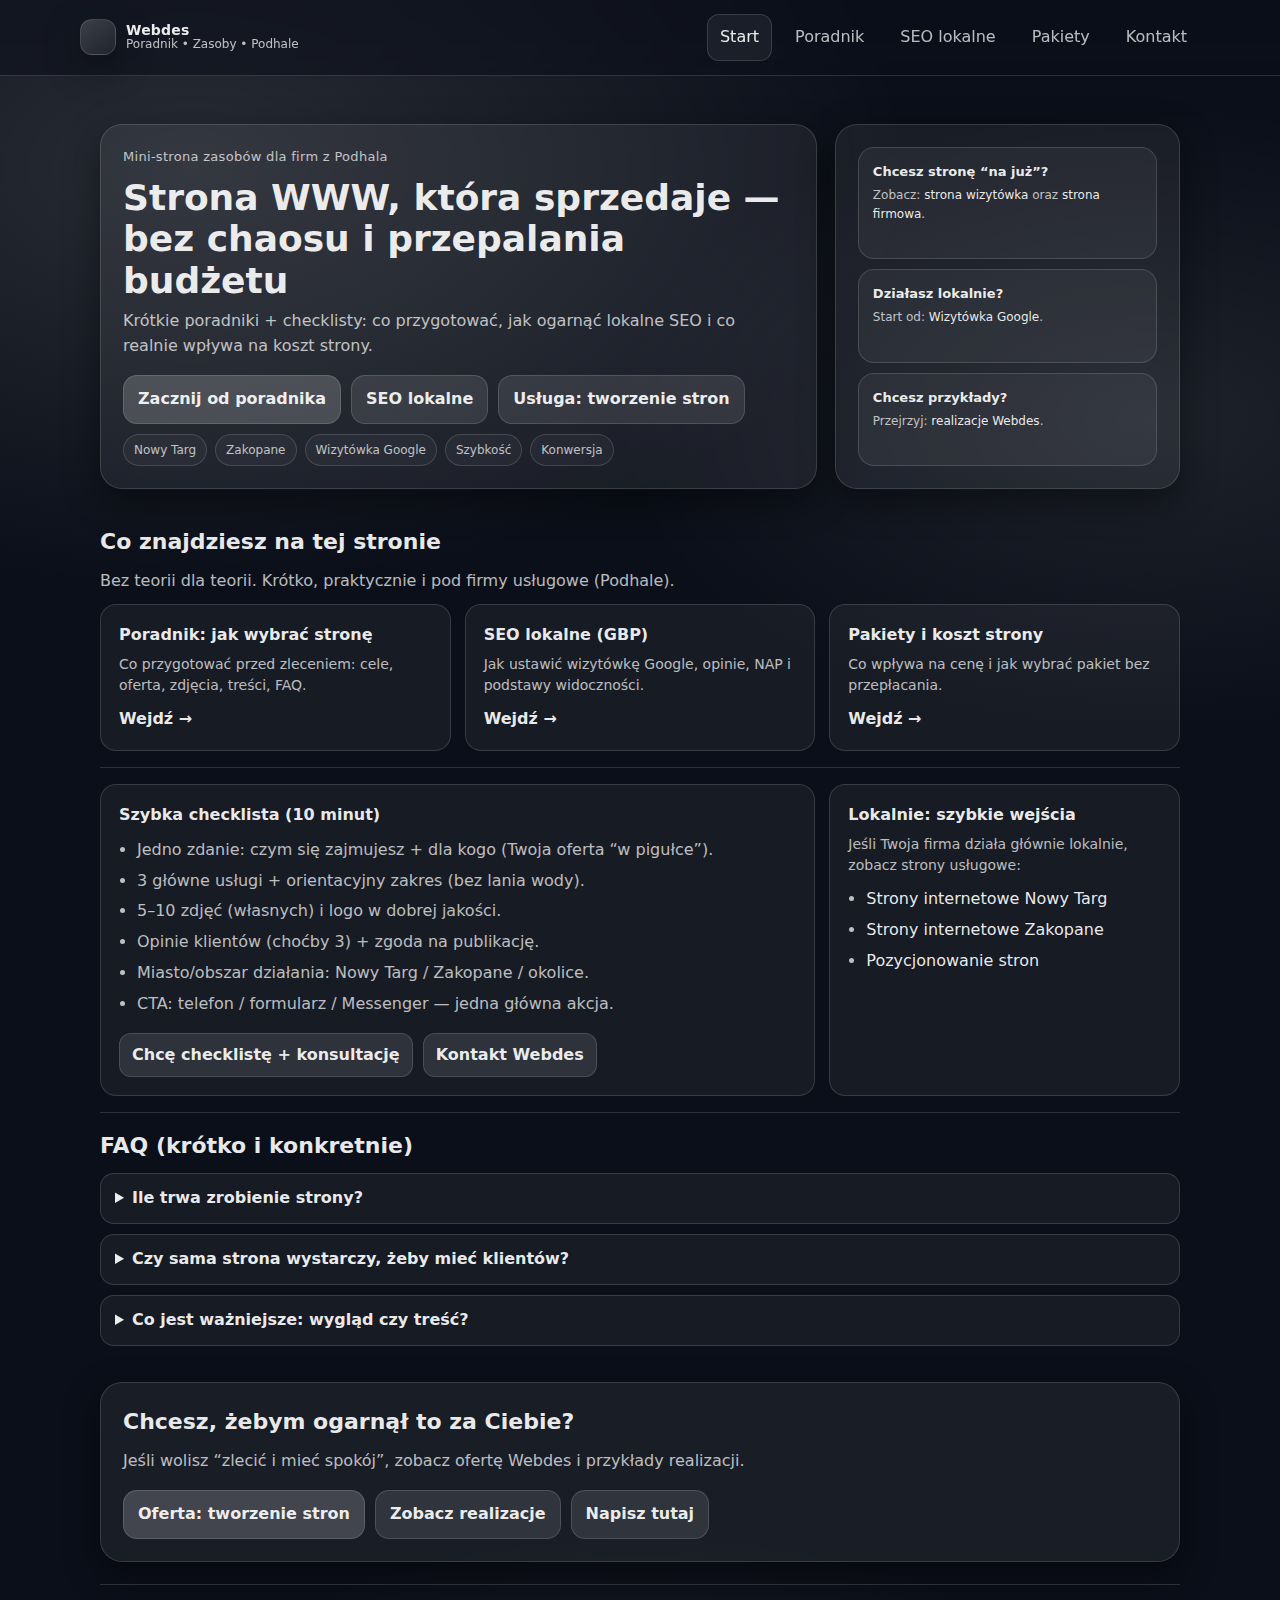
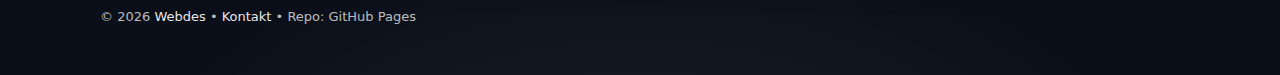
<file: index.html>
<!doctype html>
<html lang="pl">
<head>
  <meta charset="utf-8">
  <meta name="viewport" content="width=device-width,initial-scale=1">
  <title>Strony WWW Podhale – poradnik i checklisty | Webdes</title>
  <meta name="description" content="Mini-poradnik dla firm z Nowego Targu i Zakopanego: jak wybrać stronę WWW, lokalne SEO i co wpływa na koszt. Checklisty + praktyczne linki.">
  <link rel="stylesheet" href="assets/style.css">
  <link rel="canonical" href="https://rayu29.github.io/webdes-resources/">
  <meta name="robots" content="index,follow">

  <script type="application/ld+json">
  {
    "@context":"https://schema.org",
    "@type":"WebSite",
    "name":"Webdes – Zasoby i poradniki",
    "url":"https://rayu29.github.io/webdes-resources/",
    "inLanguage":"pl-PL",
    "publisher":{
      "@type":"Organization",
      "name":"Webdes",
      "url":"https://webdes.pl/"
    }
  }
  </script>
</head>
<body>
<a class="skip-link" href="#content">Przejdź do treści</a>

<header class="header">
  <div class="container header-inner">
    <a class="brand" href="index.html" aria-label="Strona główna">
      <span class="brand-badge" aria-hidden="true"></span>
      <span class="brand-text">
        <strong>Webdes</strong>
        <span>Poradnik • Zasoby • Podhale</span>
      </span>
    </a>

    <button class="menu-btn" data-menu-btn aria-expanded="false" aria-controls="nav">Menu</button>

    <nav id="nav" class="nav" data-nav>
      <a href="index.html" aria-current="page">Start</a>
      <a href="poradnik-strona-www.html">Poradnik</a>
      <a href="seo-lokalne.html">SEO lokalne</a>
      <a href="cennik-i-pakiety.html">Pakiety</a>
      <a href="kontakt.html">Kontakt</a>
    </nav>
  </div>
</header>

<main id="content">
  <section class="hero">
    <div class="container hero-grid">
      <div class="card card-pad">
        <div class="kicker">Mini-strona zasobów dla firm z Podhala</div>
        <h1>Strona WWW, która sprzedaje — bez chaosu i przepalania budżetu</h1>
        <p class="lead">
          Krótkie poradniki + checklisty: co przygotować, jak ogarnąć lokalne SEO i co realnie wpływa na koszt strony.
        </p>

        <div class="cta-row">
          <a class="btn primary" href="poradnik-strona-www.html">Zacznij od poradnika</a>
          <a class="btn" href="seo-lokalne.html">SEO lokalne</a>
          <a class="btn" href="https://webdes.pl/tworzenie-stron-internetowych/?utm_source=github&utm_medium=referral&utm_campaign=webdes-resources" target="_blank" rel="noopener noreferrer">
            Usługa: tworzenie stron
          </a>
        </div>

        <div class="badges">
          <span class="badge">Nowy Targ</span>
          <span class="badge">Zakopane</span>
          <span class="badge">Wizytówka Google</span>
          <span class="badge">Szybkość</span>
          <span class="badge">Konwersja</span>
        </div>
      </div>

      <aside class="card card-pad meta" aria-label="Skróty">
        <div class="mini">
          <strong>Chcesz stronę “na już”?</strong>
          <span>Zobacz: <a href="https://webdes.pl/strona-wizytowka/?utm_source=github&utm_medium=referral&utm_campaign=webdes-resources" target="_blank" rel="noopener noreferrer">strona wizytówka</a> oraz <a href="https://webdes.pl/strona-firmowa/?utm_source=github&utm_medium=referral&utm_campaign=webdes-resources" target="_blank" rel="noopener noreferrer">strona firmowa</a>.</span>
        </div>
        <div class="mini">
          <strong>Działasz lokalnie?</strong>
          <span>Start od: <a href="https://webdes.pl/wizytowka-google/?utm_source=github&utm_medium=referral&utm_campaign=webdes-resources" target="_blank" rel="noopener noreferrer">Wizytówka Google</a>.</span>
        </div>
        <div class="mini">
          <strong>Chcesz przykłady?</strong>
          <span>Przejrzyj: <a href="https://webdes.pl/realizacje/?utm_source=github&utm_medium=referral&utm_campaign=webdes-resources" target="_blank" rel="noopener noreferrer">realizacje Webdes</a>.</span>
        </div>
      </aside>
    </div>
  </section>

  <section class="section">
    <div class="container">
      <h2>Co znajdziesz na tej stronie</h2>
      <p>Bez teorii dla teorii. Krótko, praktycznie i pod firmy usługowe (Podhale).</p>

      <div class="grid">
        <div class="col-4">
          <div class="tile">
            <h3>Poradnik: jak wybrać stronę</h3>
            <p>Co przygotować przed zleceniem: cele, oferta, zdjęcia, treści, FAQ.</p>
            <a class="inline" href="poradnik-strona-www.html">Wejdź →</a>
          </div>
        </div>
        <div class="col-4">
          <div class="tile">
            <h3>SEO lokalne (GBP)</h3>
            <p>Jak ustawić wizytówkę Google, opinie, NAP i podstawy widoczności.</p>
            <a class="inline" href="seo-lokalne.html">Wejdź →</a>
          </div>
        </div>
        <div class="col-4">
          <div class="tile">
            <h3>Pakiety i koszt strony</h3>
            <p>Co wpływa na cenę i jak wybrać pakiet bez przepłacania.</p>
            <a class="inline" href="cennik-i-pakiety.html">Wejdź →</a>
          </div>
        </div>
      </div>

      <div class="hr"></div>

      <div class="grid">
        <div class="col-8">
          <div class="tile">
            <h3>Szybka checklista (10 minut)</h3>
            <ul class="list">
              <li>Jedno zdanie: czym się zajmujesz + dla kogo (Twoja oferta “w pigułce”).</li>
              <li>3 główne usługi + orientacyjny zakres (bez lania wody).</li>
              <li>5–10 zdjęć (własnych) i logo w dobrej jakości.</li>
              <li>Opinie klientów (choćby 3) + zgoda na publikację.</li>
              <li>Miasto/obszar działania: Nowy Targ / Zakopane / okolice.</li>
              <li>CTA: telefon / formularz / Messenger — jedna główna akcja.</li>
            </ul>
            <div class="cta-row">
              <a class="btn small" href="kontakt.html">Chcę checklistę + konsultację</a>
              <a class="btn small" href="https://webdes.pl/kontakt/?utm_source=github&utm_medium=referral&utm_campaign=webdes-resources" target="_blank" rel="noopener noreferrer">Kontakt Webdes</a>
            </div>
          </div>
        </div>
        <div class="col-4">
          <div class="tile">
            <h3>Lokalnie: szybkie wejścia</h3>
            <p>Jeśli Twoja firma działa głównie lokalnie, zobacz strony usługowe:</p>
            <ul class="list">
              <li><a href="https://webdes.pl/strony-internetowe-nowy-targ/?utm_source=github&utm_medium=referral&utm_campaign=webdes-resources" target="_blank" rel="noopener noreferrer">Strony internetowe Nowy Targ</a></li>
              <li><a href="https://webdes.pl/strony-internetowe-zakopane/?utm_source=github&utm_medium=referral&utm_campaign=webdes-resources" target="_blank" rel="noopener noreferrer">Strony internetowe Zakopane</a></li>
              <li><a href="https://webdes.pl/pozycjonowanie-stron/?utm_source=github&utm_medium=referral&utm_campaign=webdes-resources" target="_blank" rel="noopener noreferrer">Pozycjonowanie stron</a></li>
            </ul>
          </div>
        </div>
      </div>

      <div class="hr"></div>

      <h2>FAQ (krótko i konkretnie)</h2>
      <div class="faq" data-faq>
        <details>
          <summary>Ile trwa zrobienie strony?</summary>
          <p>Zależy od treści i zakresu. Najczęściej najszybciej idzie, gdy masz przygotowane: ofertę, zdjęcia, logo i kontakt. Jeśli chcesz, zobacz usługę: <a href="https://webdes.pl/tworzenie-stron-internetowych/?utm_source=github&utm_medium=referral&utm_campaign=webdes-resources" target="_blank" rel="noopener noreferrer">tworzenie stron internetowych</a>.</p>
        </details>
        <details>
          <summary>Czy sama strona wystarczy, żeby mieć klientów?</summary>
          <p>Najczęściej nie. Potrzebujesz podstaw: wizytówka Google, opinie, sensowne treści + szybka strona. Start od: <a href="seo-lokalne.html">SEO lokalne</a> i <a href="https://webdes.pl/wizytowka-google/?utm_source=github&utm_medium=referral&utm_campaign=webdes-resources" target="_blank" rel="noopener noreferrer">Wizytówka Google</a>.</p>
        </details>
        <details>
          <summary>Co jest ważniejsze: wygląd czy treść?</summary>
          <p>Wygląd przyciąga, ale treść sprzedaje. Strona musi jasno mówić: co robisz, dla kogo, jak zamówić. Zobacz: <a href="poradnik-strona-www.html">poradnik przygotowania treści</a>.</p>
        </details>
      </div>
    </div>
  </section>

  <section class="section">
    <div class="container">
      <div class="card card-pad">
        <h2>Chcesz, żebym ogarnął to za Ciebie?</h2>
        <p>Jeśli wolisz “zlecić i mieć spokój”, zobacz ofertę Webdes i przykłady realizacji.</p>
        <div class="cta-row">
          <a class="btn primary" href="https://webdes.pl/tworzenie-stron-internetowych/?utm_source=github&utm_medium=referral&utm_campaign=webdes-resources" target="_blank" rel="noopener noreferrer">Oferta: tworzenie stron</a>
          <a class="btn" href="https://webdes.pl/realizacje/?utm_source=github&utm_medium=referral&utm_campaign=webdes-resources" target="_blank" rel="noopener noreferrer">Zobacz realizacje</a>
          <a class="btn" href="kontakt.html">Napisz tutaj</a>
        </div>
      </div>

      <footer class="footer">
        <div>
  © <span id="y"></span>
  <a href="https://webdes.pl/"
     target="_blank" rel="noopener noreferrer">Webdes</a>
  • <a href="https://webdes.pl/kontakt/"
       target="_blank" rel="noopener noreferrer">Kontakt</a>
  • Repo: GitHub Pages
</div>
      </footer>
    </div>
  </section>
</main>

<script src="assets/script.js" defer></script>
<script>
  document.getElementById('y').textContent = new Date().getFullYear();
</script>
</body>
</html>
</file>
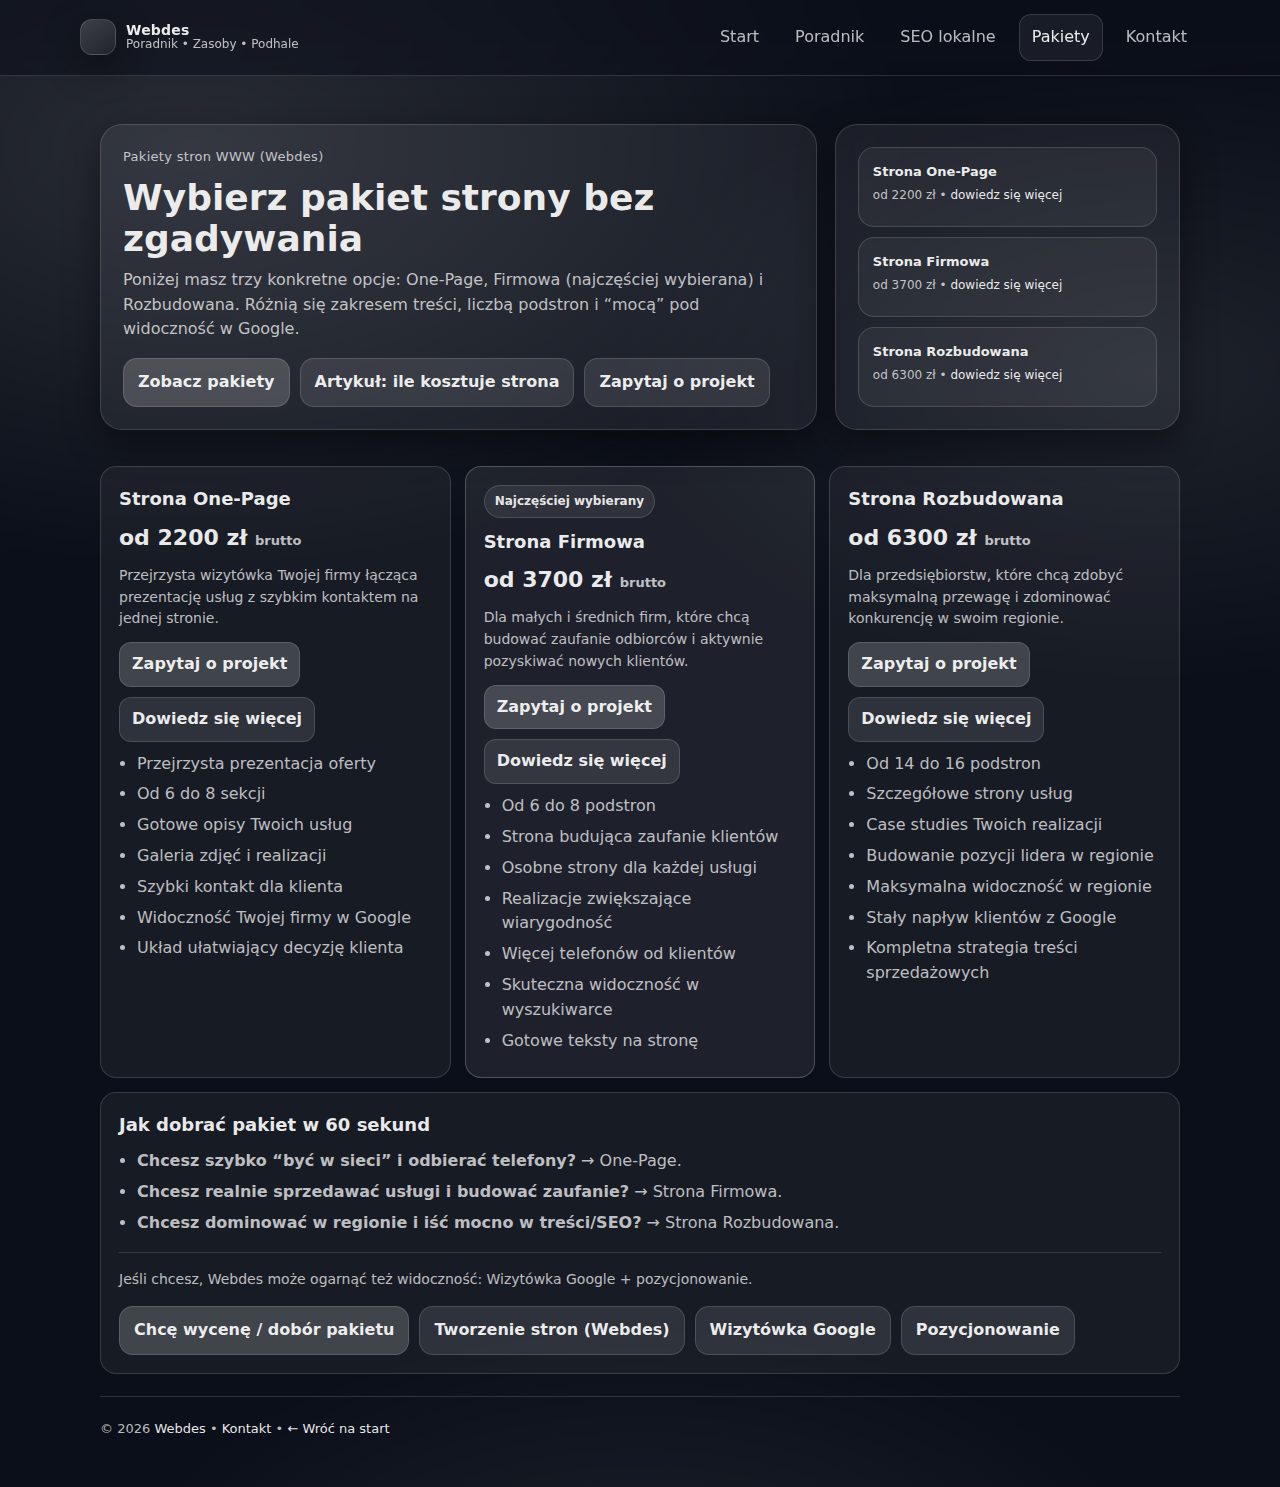
<file: cennik-i-pakiety.html>
<!doctype html>
<html lang="pl">
<head>
  <meta charset="utf-8">
  <meta name="viewport" content="width=device-width,initial-scale=1">
  <title>Cennik stron WWW: One-Page, Firmowa, Rozbudowana | Webdes</title>
  <meta name="description" content="Pakiety stron WWW Webdes: Strona One-Page od 2200 zł, Strona Firmowa od 3700 zł (najczęściej wybierana), Strona Rozbudowana od 6300 zł. Porównanie i zakres.">
  <link rel="stylesheet" href="assets/style.css">
  <link rel="canonical" href="https://rayu29.github.io/webdes-resources/cennik-i-pakiety.html">
  <meta name="robots" content="index,follow">

  <!-- Mały dodatek tylko do tej strony (ceny/oznaczenia) -->
  <style>
    .price{font-size:22px;font-weight:800;margin:8px 0 10px}
    .price small{font-size:13px;color:rgba(255,255,255,.72);font-weight:600}
    .pill{
      display:inline-flex;align-items:center;gap:8px;
      padding:6px 10px;border-radius:999px;
      border:1px solid rgba(255,255,255,.14);
      background: rgba(255,255,255,.08);
      color: rgba(255,255,255,.9);
      font-size:12px;font-weight:700;
      margin-bottom:10px;
    }
    .tile.featured{
      background: rgba(255,255,255,.08);
      border-color: rgba(255,255,255,.22);
    }
  </style>
</head>
<body>
<a class="skip-link" href="#content">Przejdź do treści</a>

<header class="header">
  <div class="container header-inner">
    <a class="brand" href="index.html" aria-label="Strona główna">
      <span class="brand-badge" aria-hidden="true"></span>
      <span class="brand-text"><strong>Webdes</strong><span>Poradnik • Zasoby • Podhale</span></span>
    </a>

    <button class="menu-btn" data-menu-btn aria-expanded="false" aria-controls="nav">Menu</button>

    <nav id="nav" class="nav" data-nav>
      <a href="index.html">Start</a>
      <a href="poradnik-strona-www.html">Poradnik</a>
      <a href="seo-lokalne.html">SEO lokalne</a>
      <a href="cennik-i-pakiety.html" aria-current="page">Pakiety</a>
      <a href="kontakt.html">Kontakt</a>
    </nav>
  </div>
</header>

<main id="content">
  <section class="hero">
    <div class="container hero-grid">
      <div class="card card-pad">
        <div class="kicker">Pakiety stron WWW (Webdes)</div>
        <h1>Wybierz pakiet strony bez zgadywania</h1>
        <p class="lead">
          Poniżej masz trzy konkretne opcje: One-Page, Firmowa (najczęściej wybierana) i Rozbudowana.
          Różnią się zakresem treści, liczbą podstron i “mocą” pod widoczność w Google.
        </p>

        <div class="cta-row">
          <a class="btn primary" href="#pakiety">Zobacz pakiety</a>
          <a class="btn" href="https://webdes.pl/ile-kosztuje-strona-internetowa-nowy-targ/?utm_source=github&utm_medium=referral&utm_campaign=webdes-resources"
             target="_blank" rel="noopener noreferrer">Artykuł: ile kosztuje strona</a>
          <a class="btn" href="https://webdes.pl/kontakt/?utm_source=github&utm_medium=referral&utm_campaign=webdes-resources"
             target="_blank" rel="noopener noreferrer">Zapytaj o projekt</a>
        </div>
      </div>

      <aside class="card card-pad meta">
        <div class="mini">
          <strong>Strona One-Page</strong>
          <span>od 2200 zł • <a href="https://webdes.pl/strona-wizytowka/?utm_source=github&utm_medium=referral&utm_campaign=webdes-resources"
            target="_blank" rel="noopener noreferrer">dowiedz się więcej</a></span>
        </div>
        <div class="mini">
          <strong>Strona Firmowa</strong>
          <span>od 3700 zł • <a href="https://webdes.pl/strona-firmowa/?utm_source=github&utm_medium=referral&utm_campaign=webdes-resources"
            target="_blank" rel="noopener noreferrer">dowiedz się więcej</a></span>
        </div>
        <div class="mini">
          <strong>Strona Rozbudowana</strong>
          <span>od 6300 zł • <a href="https://webdes.pl/strona-rozbudowana/?utm_source=github&utm_medium=referral&utm_campaign=webdes-resources"
            target="_blank" rel="noopener noreferrer">dowiedz się więcej</a></span>
        </div>
      </aside>
    </div>
  </section>

  <section class="section">
    <div class="container">

      <div class="grid" id="pakiety">
        <!-- ONE PAGE -->
        <div class="col-4">
          <div class="tile">
            <h2 style="margin:0 0 6px;font-size:18px">Strona One-Page</h2>
            <div class="price">od 2200 zł <small>brutto</small></div>
            <p class="note" style="margin:0 0 10px">
              Przejrzysta wizytówka Twojej firmy łącząca prezentację usług z szybkim kontaktem na jednej stronie.
            </p>

            <div class="cta-row" style="margin-top:12px">
              <a class="btn small primary"
                 href="https://webdes.pl/kontakt/?utm_source=github&utm_medium=referral&utm_campaign=webdes-resources"
                 target="_blank" rel="noopener noreferrer">Zapytaj o projekt</a>
              <a class="btn small"
                 href="https://webdes.pl/strona-wizytowka/?utm_source=github&utm_medium=referral&utm_campaign=webdes-resources"
                 target="_blank" rel="noopener noreferrer">Dowiedz się więcej</a>
            </div>

            <ul class="list">
              <li>Przejrzysta prezentacja oferty</li>
              <li>Od 6 do 8 sekcji</li>
              <li>Gotowe opisy Twoich usług</li>
              <li>Galeria zdjęć i realizacji</li>
              <li>Szybki kontakt dla klienta</li>
              <li>Widoczność Twojej firmy w Google</li>
              <li>Układ ułatwiający decyzję klienta</li>
            </ul>
          </div>
        </div>

        <!-- FIRMOWA (FEATURED) -->
        <div class="col-4">
          <div class="tile featured">
            <span class="pill" aria-label="Najczęściej wybierany">Najczęściej wybierany</span>
            <h2 style="margin:0 0 6px;font-size:18px">Strona Firmowa</h2>
            <div class="price">od 3700 zł <small>brutto</small></div>
            <p class="note" style="margin:0 0 10px">
              Dla małych i średnich firm, które chcą budować zaufanie odbiorców i aktywnie pozyskiwać nowych klientów.
            </p>

            <div class="cta-row" style="margin-top:12px">
              <a class="btn small primary"
                 href="https://webdes.pl/kontakt/?utm_source=github&utm_medium=referral&utm_campaign=webdes-resources"
                 target="_blank" rel="noopener noreferrer">Zapytaj o projekt</a>
              <a class="btn small"
                 href="https://webdes.pl/strona-firmowa/?utm_source=github&utm_medium=referral&utm_campaign=webdes-resources"
                 target="_blank" rel="noopener noreferrer">Dowiedz się więcej</a>
            </div>

            <ul class="list">
              <li>Od 6 do 8 podstron</li>
              <li>Strona budująca zaufanie klientów</li>
              <li>Osobne strony dla każdej usługi</li>
              <li>Realizacje zwiększające wiarygodność</li>
              <li>Więcej telefonów od klientów</li>
              <li>Skuteczna widoczność w wyszukiwarce</li>
              <li>Gotowe teksty na stronę</li>
            </ul>
          </div>
        </div>

        <!-- ROZBUDOWANA -->
        <div class="col-4">
          <div class="tile">
            <h2 style="margin:0 0 6px;font-size:18px">Strona Rozbudowana</h2>
            <div class="price">od 6300 zł <small>brutto</small></div>
            <p class="note" style="margin:0 0 10px">
              Dla przedsiębiorstw, które chcą zdobyć maksymalną przewagę i zdominować konkurencję w swoim regionie.
            </p>

            <div class="cta-row" style="margin-top:12px">
              <a class="btn small primary"
                 href="https://webdes.pl/kontakt/?utm_source=github&utm_medium=referral&utm_campaign=webdes-resources"
                 target="_blank" rel="noopener noreferrer">Zapytaj o projekt</a>
              <a class="btn small"
                 href="https://webdes.pl/strona-rozbudowana/?utm_source=github&utm_medium=referral&utm_campaign=webdes-resources"
                 target="_blank" rel="noopener noreferrer">Dowiedz się więcej</a>
            </div>

            <ul class="list">
              <li>Od 14 do 16 podstron</li>
              <li>Szczegółowe strony usług</li>
              <li>Case studies Twoich realizacji</li>
              <li>Budowanie pozycji lidera w regionie</li>
              <li>Maksymalna widoczność w regionie</li>
              <li>Stały napływ klientów z Google</li>
              <li>Kompletna strategia treści sprzedażowych</li>
            </ul>
          </div>
        </div>

        <!-- DOLNY BLOK: WYBÓR + LINKI -->
        <div class="col-12">
          <div class="tile">
            <h2 style="margin:0 0 10px;font-size:18px">Jak dobrać pakiet w 60 sekund</h2>
            <ul class="list">
              <li><strong>Chcesz szybko “być w sieci” i odbierać telefony?</strong> → One-Page.</li>
              <li><strong>Chcesz realnie sprzedawać usługi i budować zaufanie?</strong> → Strona Firmowa.</li>
              <li><strong>Chcesz dominować w regionie i iść mocno w treści/SEO?</strong> → Strona Rozbudowana.</li>
            </ul>

            <div class="hr"></div>

            <p class="note" style="margin:0 0 10px">
              Jeśli chcesz, Webdes może ogarnąć też widoczność: Wizytówka Google + pozycjonowanie.
            </p>

            <div class="cta-row">
              <a class="btn primary" href="kontakt.html">Chcę wycenę / dobór pakietu</a>
              <a class="btn"
                 href="https://webdes.pl/tworzenie-stron-internetowych/?utm_source=github&utm_medium=referral&utm_campaign=webdes-resources"
                 target="_blank" rel="noopener noreferrer">Tworzenie stron (Webdes)</a>
              <a class="btn"
                 href="https://webdes.pl/wizytowka-google/?utm_source=github&utm_medium=referral&utm_campaign=webdes-resources"
                 target="_blank" rel="noopener noreferrer">Wizytówka Google</a>
              <a class="btn"
                 href="https://webdes.pl/pozycjonowanie-stron/?utm_source=github&utm_medium=referral&utm_campaign=webdes-resources"
                 target="_blank" rel="noopener noreferrer">Pozycjonowanie</a>
            </div>
          </div>
        </div>
      </div>

      <footer class="footer">
        <div>
          © <span id="y"></span>
          <a href="https://webdes.pl/?utm_source=github&utm_medium=referral&utm_campaign=webdes-resources"
             target="_blank" rel="noopener noreferrer">Webdes</a>
          • <a href="https://webdes.pl/kontakt/?utm_source=github&utm_medium=referral&utm_campaign=webdes-resources"
               target="_blank" rel="noopener noreferrer">Kontakt</a>
          • <a href="index.html">← Wróć na start</a>
        </div>
      </footer>

    </div>
  </section>
</main>

<script src="assets/script.js" defer></script>
<script>
  document.getElementById('y').textContent = new Date().getFullYear();
</script>
</body>
</html>
</file>
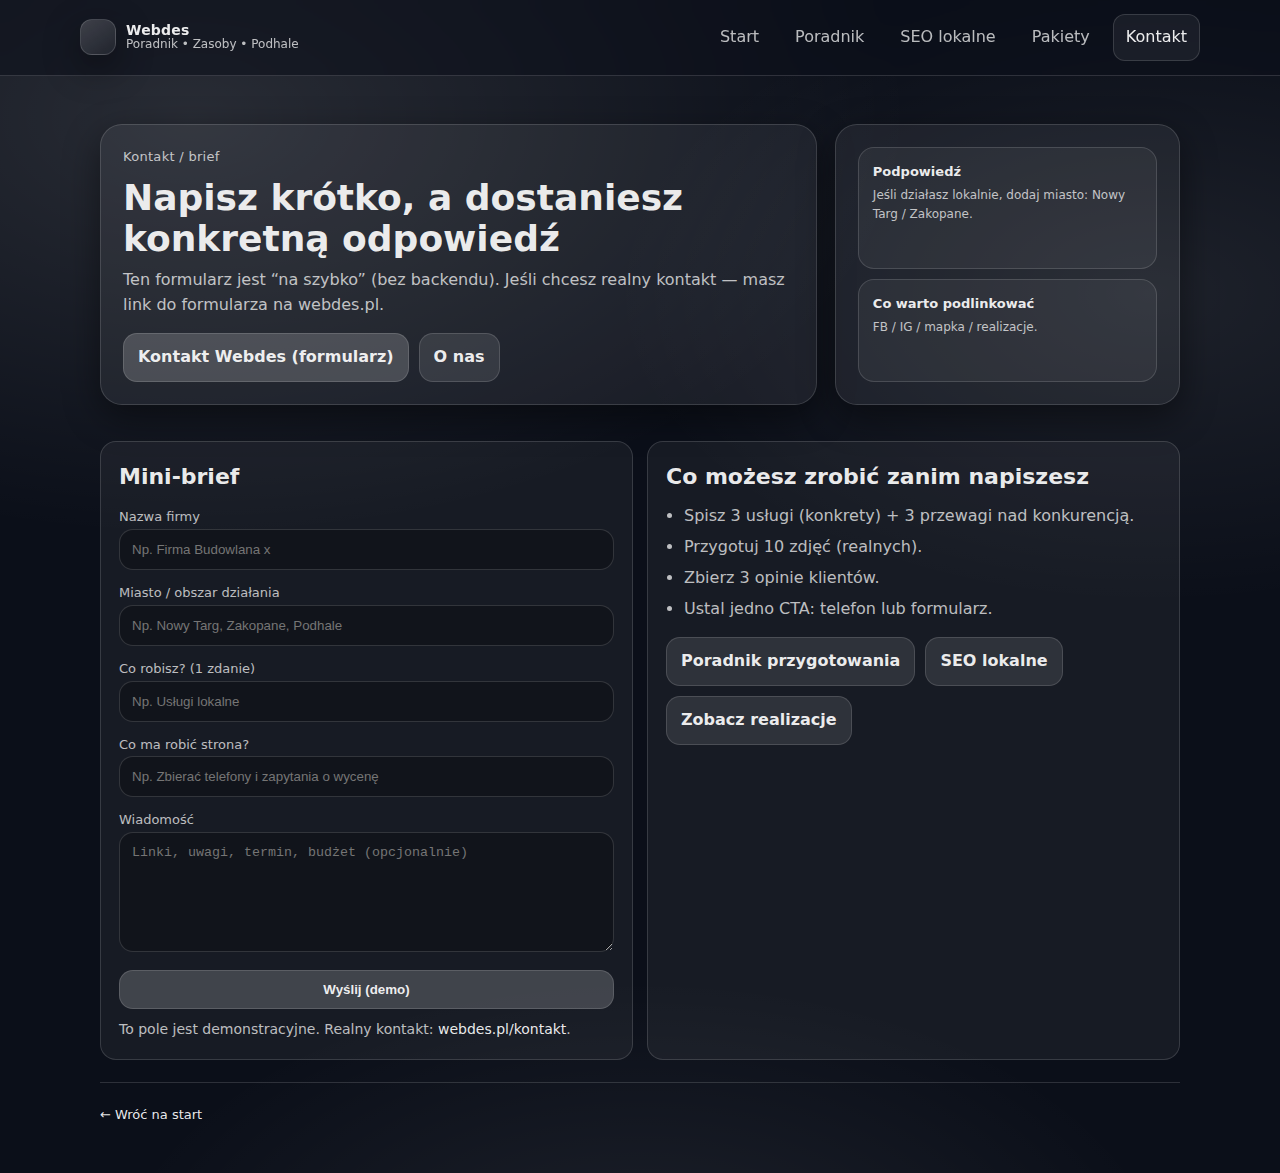
<file: kontakt.html>
<!doctype html>
<html lang="pl">
<head>
  <meta charset="utf-8">
  <meta name="viewport" content="width=device-width,initial-scale=1">
  <title>Kontakt | Webdes – brief do strony WWW</title>
  <meta name="description" content="Napisz w sprawie strony WWW lub SEO lokalnego. Prosty brief: oferta, miasto, cel strony.">
  <link rel="stylesheet" href="assets/style.css">
  <link rel="canonical" href="https://rayu29.github.io/webdes-resources/kontakt.html">
  <meta name="robots" content="index,follow">
</head>
<body>
<a class="skip-link" href="#content">Przejdź do treści</a>

<header class="header">
  <div class="container header-inner">
    <a class="brand" href="index.html" aria-label="Strona główna">
      <span class="brand-badge" aria-hidden="true"></span>
      <span class="brand-text"><strong>Webdes</strong><span>Poradnik • Zasoby • Podhale</span></span>
    </a>

    <button class="menu-btn" data-menu-btn aria-expanded="false" aria-controls="nav">Menu</button>

    <nav id="nav" class="nav" data-nav>
      <a href="index.html">Start</a>
      <a href="poradnik-strona-www.html">Poradnik</a>
      <a href="seo-lokalne.html">SEO lokalne</a>
      <a href="cennik-i-pakiety.html">Pakiety</a>
      <a href="kontakt.html" aria-current="page">Kontakt</a>
    </nav>
  </div>
</header>

<main id="content">
  <section class="hero">
    <div class="container hero-grid">
      <div class="card card-pad">
        <div class="kicker">Kontakt / brief</div>
        <h1>Napisz krótko, a dostaniesz konkretną odpowiedź</h1>
        <p class="lead">Ten formularz jest “na szybko” (bez backendu). Jeśli chcesz realny kontakt — masz link do formularza na webdes.pl.</p>

        <div class="cta-row">
          <a class="btn primary" href="https://webdes.pl/kontakt/?utm_source=github&utm_medium=referral&utm_campaign=webdes-resources" target="_blank" rel="noopener noreferrer">Kontakt Webdes (formularz)</a>
          <a class="btn" href="https://webdes.pl/o-nas/?utm_source=github&utm_medium=referral&utm_campaign=webdes-resources" target="_blank" rel="noopener noreferrer">O nas</a>
        </div>
      </div>

      <aside class="card card-pad meta">
        <div class="mini">
          <strong>Podpowiedź</strong>
          <span>Jeśli działasz lokalnie, dodaj miasto: Nowy Targ / Zakopane.</span>
        </div>
        <div class="mini">
          <strong>Co warto podlinkować</strong>
          <span>FB / IG / mapka / realizacje.</span>
        </div>
      </aside>
    </div>
  </section>

  <section class="section">
    <div class="container">
      <div class="grid">
        <div class="col-6">
          <div class="tile">
            <h2>Mini-brief</h2>
            <form class="form" onsubmit="return false" aria-label="Formularz briefu (demo)">
              <div>
                <label for="f1">Nazwa firmy</label>
                <input class="input" id="f1" name="firma" placeholder="Np. Firma Budowlana x" autocomplete="organization">
              </div>
              <div>
                <label for="f2">Miasto / obszar działania</label>
                <input class="input" id="f2" name="miasto" placeholder="Np. Nowy Targ, Zakopane, Podhale" autocomplete="address-level2">
              </div>
              <div>
                <label for="f3">Co robisz? (1 zdanie)</label>
                <input class="input" id="f3" name="oferta" placeholder="Np. Usługi lokalne">
              </div>
              <div>
                <label for="f4">Co ma robić strona?</label>
                <input class="input" id="f4" name="cel" placeholder="Np. Zbierać telefony i zapytania o wycenę">
              </div>
              <div>
                <label for="f5">Wiadomość</label>
                <textarea class="input" id="f5" name="msg" placeholder="Linki, uwagi, termin, budżet (opcjonalnie)"></textarea>
              </div>

              <button class="btn primary" type="button" onclick="alert('To jest demo. Kliknij: Kontakt Webdes (formularz) — tam jest realny kontakt.');">
                Wyślij (demo)
              </button>

              <p class="note">To pole jest demonstracyjne. Realny kontakt: <a href="https://webdes.pl/kontakt/?utm_source=github&utm_medium=referral&utm_campaign=webdes-resources" target="_blank" rel="noopener noreferrer">webdes.pl/kontakt</a>.</p>
            </form>
          </div>
        </div>

        <div class="col-6">
          <div class="tile">
            <h2>Co możesz zrobić zanim napiszesz</h2>
            <ul class="list">
              <li>Spisz 3 usługi (konkrety) + 3 przewagi nad konkurencją.</li>
              <li>Przygotuj 10 zdjęć (realnych).</li>
              <li>Zbierz 3 opinie klientów.</li>
              <li>Ustal jedno CTA: telefon lub formularz.</li>
            </ul>
            <div class="cta-row">
              <a class="btn" href="poradnik-strona-www.html">Poradnik przygotowania</a>
              <a class="btn" href="seo-lokalne.html">SEO lokalne</a>
              <a class="btn" href="https://webdes.pl/realizacje/?utm_source=github&utm_medium=referral&utm_campaign=webdes-resources" target="_blank" rel="noopener noreferrer">Zobacz realizacje</a>
            </div>
          </div>
        </div>
      </div>

      <footer class="footer">
        <div><a href="index.html">← Wróć na start</a></div>
      </footer>
    </div>
  </section>
</main>

<script src="assets/script.js" defer></script>
</body>
</html>
</file>
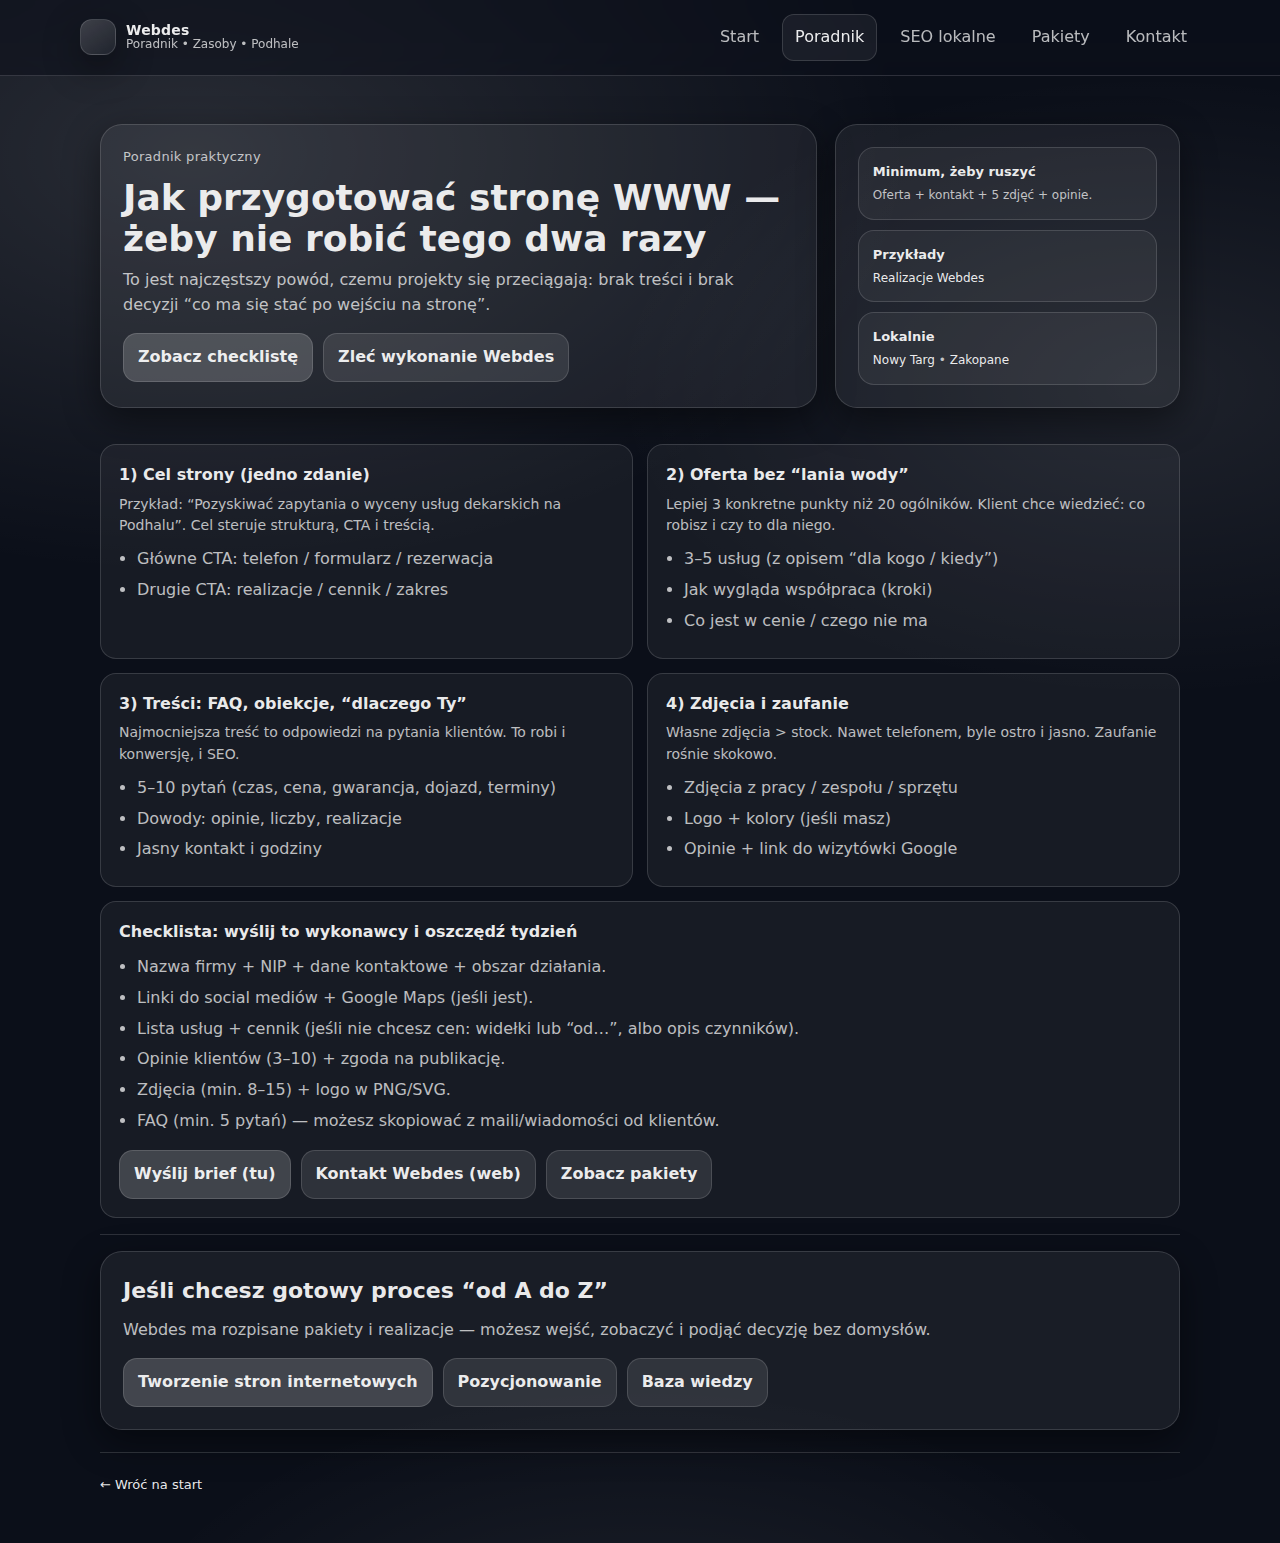
<file: poradnik-strona-www.html>
<!doctype html>
<html lang="pl">
<head>
  <meta charset="utf-8">
  <meta name="viewport" content="width=device-width,initial-scale=1">
  <title>Jak przygotować stronę WWW dla firmy | Poradnik Webdes</title>
  <meta name="description" content="Praktyczny poradnik: cele strony, oferta, treści, zdjęcia, FAQ i CTA. Zrób to raz, porządnie i bez przepalania budżetu.">
  <link rel="stylesheet" href="assets/style.css">
  <link rel="canonical" href="https://rayu29.github.io/webdes-resources/poradnik-strona-www.html">
  <meta name="robots" content="index,follow">
</head>
<body>
<a class="skip-link" href="#content">Przejdź do treści</a>

<header class="header">
  <div class="container header-inner">
    <a class="brand" href="index.html" aria-label="Strona główna">
      <span class="brand-badge" aria-hidden="true"></span>
      <span class="brand-text"><strong>Webdes</strong><span>Poradnik • Zasoby • Podhale</span></span>
    </a>

    <button class="menu-btn" data-menu-btn aria-expanded="false" aria-controls="nav">Menu</button>

    <nav id="nav" class="nav" data-nav>
      <a href="index.html">Start</a>
      <a href="poradnik-strona-www.html" aria-current="page">Poradnik</a>
      <a href="seo-lokalne.html">SEO lokalne</a>
      <a href="cennik-i-pakiety.html">Pakiety</a>
      <a href="kontakt.html">Kontakt</a>
    </nav>
  </div>
</header>

<main id="content">
  <section class="hero">
    <div class="container hero-grid">
      <div class="card card-pad">
        <div class="kicker">Poradnik praktyczny</div>
        <h1>Jak przygotować stronę WWW — żeby nie robić tego dwa razy</h1>
        <p class="lead">To jest najczęstszy powód, czemu projekty się przeciągają: brak treści i brak decyzji “co ma się stać po wejściu na stronę”.</p>
        <div class="cta-row">
          <a class="btn primary" href="#checklista">Zobacz checklistę</a>
          <a class="btn" href="https://webdes.pl/tworzenie-stron-internetowych/?utm_source=github&utm_medium=referral&utm_campaign=webdes-resources" target="_blank" rel="noopener noreferrer">Zleć wykonanie Webdes</a>
        </div>
      </div>

      <aside class="card card-pad meta" aria-label="Skrót">
        <div class="mini">
          <strong>Minimum, żeby ruszyć</strong>
          <span>Oferta + kontakt + 5 zdjęć + opinie.</span>
        </div>
        <div class="mini">
          <strong>Przykłady</strong>
          <span><a href="https://webdes.pl/realizacje/?utm_source=github&utm_medium=referral&utm_campaign=webdes-resources" target="_blank" rel="noopener noreferrer">Realizacje Webdes</a></span>
        </div>
        <div class="mini">
          <strong>Lokalnie</strong>
          <span><a href="https://webdes.pl/strony-internetowe-nowy-targ/?utm_source=github&utm_medium=referral&utm_campaign=webdes-resources" target="_blank" rel="noopener noreferrer">Nowy Targ</a> • <a href="https://webdes.pl/strony-internetowe-zakopane/?utm_source=github&utm_medium=referral&utm_campaign=webdes-resources" target="_blank" rel="noopener noreferrer">Zakopane</a></span>
        </div>
      </aside>
    </div>
  </section>

  <section class="section">
    <div class="container">
      <div class="grid">
        <div class="col-6">
          <div class="tile">
            <h3>1) Cel strony (jedno zdanie)</h3>
            <p>Przykład: “Pozyskiwać zapytania o wyceny usług dekarskich na Podhalu”. Cel steruje strukturą, CTA i treścią.</p>
            <ul class="list">
              <li>Główne CTA: telefon / formularz / rezerwacja</li>
              <li>Drugie CTA: realizacje / cennik / zakres</li>
            </ul>
          </div>
        </div>

        <div class="col-6">
          <div class="tile">
            <h3>2) Oferta bez “lania wody”</h3>
            <p>Lepiej 3 konkretne punkty niż 20 ogólników. Klient chce wiedzieć: co robisz i czy to dla niego.</p>
            <ul class="list">
              <li>3–5 usług (z opisem “dla kogo / kiedy”)</li>
              <li>Jak wygląda współpraca (kroki)</li>
              <li>Co jest w cenie / czego nie ma</li>
            </ul>
          </div>
        </div>

        <div class="col-6">
          <div class="tile">
            <h3>3) Treści: FAQ, obiekcje, “dlaczego Ty”</h3>
            <p>Najmocniejsza treść to odpowiedzi na pytania klientów. To robi i konwersję, i SEO.</p>
            <ul class="list">
              <li>5–10 pytań (czas, cena, gwarancja, dojazd, terminy)</li>
              <li>Dowody: opinie, liczby, realizacje</li>
              <li>Jasny kontakt i godziny</li>
            </ul>
          </div>
        </div>

        <div class="col-6">
          <div class="tile">
            <h3>4) Zdjęcia i zaufanie</h3>
            <p>Własne zdjęcia > stock. Nawet telefonem, byle ostro i jasno. Zaufanie rośnie skokowo.</p>
            <ul class="list">
              <li>Zdjęcia z pracy / zespołu / sprzętu</li>
              <li>Logo + kolory (jeśli masz)</li>
              <li>Opinie + link do wizytówki Google</li>
            </ul>
          </div>
        </div>

        <div class="col-12">
          <div class="tile" id="checklista">
            <h3>Checklista: wyślij to wykonawcy i oszczędź tydzień</h3>
            <ul class="list">
              <li>Nazwa firmy + NIP + dane kontaktowe + obszar działania.</li>
              <li>Linki do social mediów + Google Maps (jeśli jest).</li>
              <li>Lista usług + cennik (jeśli nie chcesz cen: widełki lub “od…”, albo opis czynników).</li>
              <li>Opinie klientów (3–10) + zgoda na publikację.</li>
              <li>Zdjęcia (min. 8–15) + logo w PNG/SVG.</li>
              <li>FAQ (min. 5 pytań) — możesz skopiować z maili/wiadomości od klientów.</li>
            </ul>
            <div class="cta-row">
              <a class="btn primary" href="kontakt.html">Wyślij brief (tu)</a>
              <a class="btn" href="https://webdes.pl/kontakt/?utm_source=github&utm_medium=referral&utm_campaign=webdes-resources" target="_blank" rel="noopener noreferrer">Kontakt Webdes (web)</a>
              <a class="btn" href="cennik-i-pakiety.html">Zobacz pakiety</a>
            </div>
          </div>
        </div>
      </div>

      <div class="hr"></div>

      <div class="card card-pad">
        <h2>Jeśli chcesz gotowy proces “od A do Z”</h2>
        <p>Webdes ma rozpisane pakiety i realizacje — możesz wejść, zobaczyć i podjąć decyzję bez domysłów.</p>
        <div class="cta-row">
          <a class="btn primary" href="https://webdes.pl/tworzenie-stron-internetowych/?utm_source=github&utm_medium=referral&utm_campaign=webdes-resources" target="_blank" rel="noopener noreferrer">Tworzenie stron internetowych</a>
          <a class="btn" href="https://webdes.pl/pozycjonowanie-stron/?utm_source=github&utm_medium=referral&utm_campaign=webdes-resources" target="_blank" rel="noopener noreferrer">Pozycjonowanie</a>
          <a class="btn" href="https://webdes.pl/baza-wiedzy/?utm_source=github&utm_medium=referral&utm_campaign=webdes-resources" target="_blank" rel="noopener noreferrer">Baza wiedzy</a>
        </div>
      </div>

      <footer class="footer">
        <div><a href="index.html">← Wróć na start</a></div>
      </footer>
    </div>
  </section>
</main>

<script src="assets/script.js" defer></script>
</body>
</html>
</file>
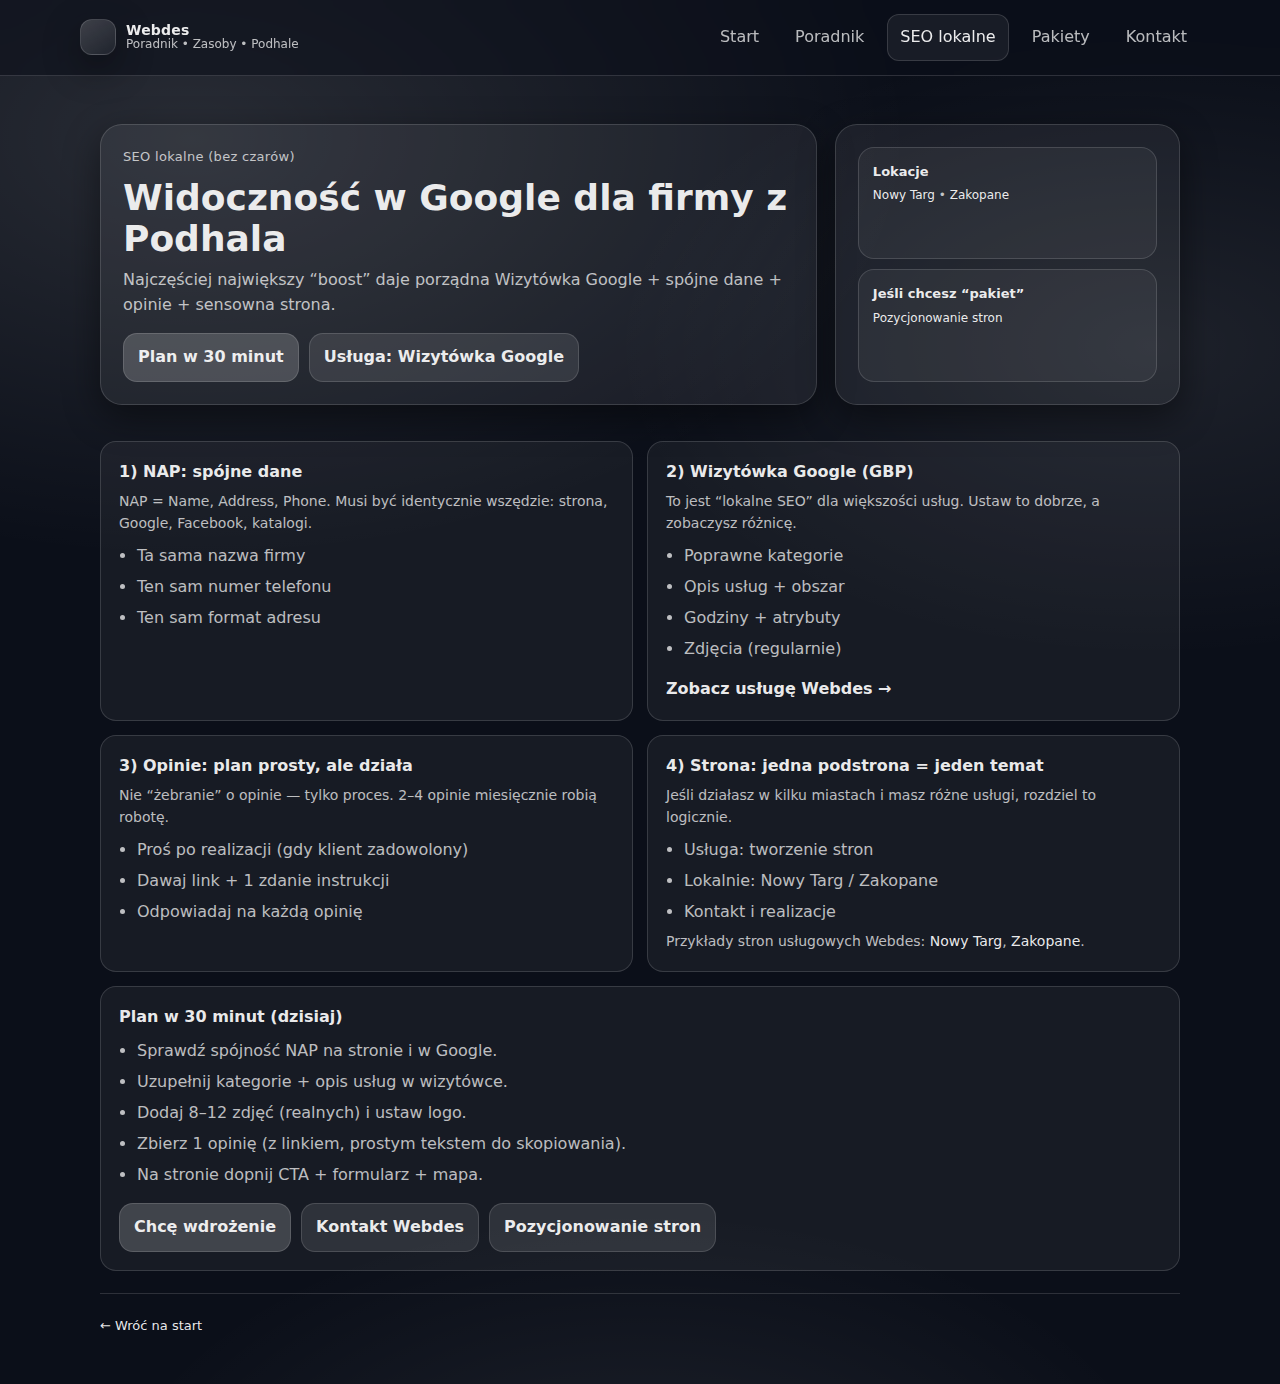
<file: seo-lokalne.html>
<!doctype html>
<html lang="pl">
<head>
  <meta charset="utf-8">
  <meta name="viewport" content="width=device-width,initial-scale=1">
  <title>SEO lokalne: Nowy Targ / Zakopane | Webdes</title>
  <meta name="description" content="Lokalne SEO dla firm usługowych: Wizytówka Google, NAP, opinie, zdjęcia, kategorie i prosta strategia treści.">
  <link rel="stylesheet" href="assets/style.css">
  <link rel="canonical" href="https://rayu29.github.io/webdes-resources/seo-lokalne.html">
  <meta name="robots" content="index,follow">

  <script type="application/ld+json">
  {
    "@context":"https://schema.org",
    "@type":"LocalBusiness",
    "name":"Webdes",
    "url":"https://webdes.pl/",
    "areaServed":["Nowy Targ","Zakopane","Podhale"],
    "sameAs":["https://webdes.pl/"]
  }
  </script>
</head>
<body>
<a class="skip-link" href="#content">Przejdź do treści</a>

<header class="header">
  <div class="container header-inner">
    <a class="brand" href="index.html" aria-label="Strona główna">
      <span class="brand-badge" aria-hidden="true"></span>
      <span class="brand-text"><strong>Webdes</strong><span>Poradnik • Zasoby • Podhale</span></span>
    </a>

    <button class="menu-btn" data-menu-btn aria-expanded="false" aria-controls="nav">Menu</button>

    <nav id="nav" class="nav" data-nav>
      <a href="index.html">Start</a>
      <a href="poradnik-strona-www.html">Poradnik</a>
      <a href="seo-lokalne.html" aria-current="page">SEO lokalne</a>
      <a href="cennik-i-pakiety.html">Pakiety</a>
      <a href="kontakt.html">Kontakt</a>
    </nav>
  </div>
</header>

<main id="content">
  <section class="hero">
    <div class="container hero-grid">
      <div class="card card-pad">
        <div class="kicker">SEO lokalne (bez czarów)</div>
        <h1>Widoczność w Google dla firmy z Podhala</h1>
        <p class="lead">Najczęściej największy “boost” daje porządna Wizytówka Google + spójne dane + opinie + sensowna strona.</p>
        <div class="cta-row">
          <a class="btn primary" href="#plan">Plan w 30 minut</a>
          <a class="btn" href="https://webdes.pl/wizytowka-google/?utm_source=github&utm_medium=referral&utm_campaign=webdes-resources" target="_blank" rel="noopener noreferrer">Usługa: Wizytówka Google</a>
        </div>
      </div>
      <aside class="card card-pad meta">
        <div class="mini">
          <strong>Lokacje</strong>
          <span><a href="https://webdes.pl/strony-internetowe-nowy-targ/?utm_source=github&utm_medium=referral&utm_campaign=webdes-resources" target="_blank" rel="noopener noreferrer">Nowy Targ</a> • <a href="https://webdes.pl/strony-internetowe-zakopane/?utm_source=github&utm_medium=referral&utm_campaign=webdes-resources" target="_blank" rel="noopener noreferrer">Zakopane</a></span>
        </div>
        <div class="mini">
          <strong>Jeśli chcesz “pakiet”</strong>
          <span><a href="https://webdes.pl/pozycjonowanie-stron/?utm_source=github&utm_medium=referral&utm_campaign=webdes-resources" target="_blank" rel="noopener noreferrer">Pozycjonowanie stron</a></span>
        </div>
      </aside>
    </div>
  </section>

  <section class="section">
    <div class="container">
      <div class="grid">
        <div class="col-6">
          <div class="tile">
            <h3>1) NAP: spójne dane</h3>
            <p>NAP = Name, Address, Phone. Musi być identycznie wszędzie: strona, Google, Facebook, katalogi.</p>
            <ul class="list">
              <li>Ta sama nazwa firmy</li>
              <li>Ten sam numer telefonu</li>
              <li>Ten sam format adresu</li>
            </ul>
          </div>
        </div>

        <div class="col-6">
          <div class="tile">
            <h3>2) Wizytówka Google (GBP)</h3>
            <p>To jest “lokalne SEO” dla większości usług. Ustaw to dobrze, a zobaczysz różnicę.</p>
            <ul class="list">
              <li>Poprawne kategorie</li>
              <li>Opis usług + obszar</li>
              <li>Godziny + atrybuty</li>
              <li>Zdjęcia (regularnie)</li>
            </ul>
            <a class="inline" href="https://webdes.pl/wizytowka-google/?utm_source=github&utm_medium=referral&utm_campaign=webdes-resources" target="_blank" rel="noopener noreferrer">Zobacz usługę Webdes →</a>
          </div>
        </div>

        <div class="col-6">
          <div class="tile">
            <h3>3) Opinie: plan prosty, ale działa</h3>
            <p>Nie “żebranie” o opinie — tylko proces. 2–4 opinie miesięcznie robią robotę.</p>
            <ul class="list">
              <li>Proś po realizacji (gdy klient zadowolony)</li>
              <li>Dawaj link + 1 zdanie instrukcji</li>
              <li>Odpowiadaj na każdą opinię</li>
            </ul>
          </div>
        </div>

        <div class="col-6">
          <div class="tile">
            <h3>4) Strona: jedna podstrona = jeden temat</h3>
            <p>Jeśli działasz w kilku miastach i masz różne usługi, rozdziel to logicznie.</p>
            <ul class="list">
              <li>Usługa: tworzenie stron</li>
              <li>Lokalnie: Nowy Targ / Zakopane</li>
              <li>Kontakt i realizacje</li>
            </ul>
            <p class="note">Przykłady stron usługowych Webdes: <a href="https://webdes.pl/strony-internetowe-nowy-targ/?utm_source=github&utm_medium=referral&utm_campaign=webdes-resources" target="_blank" rel="noopener noreferrer">Nowy Targ</a>, <a href="https://webdes.pl/strony-internetowe-zakopane/?utm_source=github&utm_medium=referral&utm_campaign=webdes-resources" target="_blank" rel="noopener noreferrer">Zakopane</a>.</p>
          </div>
        </div>

        <div class="col-12">
          <div class="tile" id="plan">
            <h3>Plan w 30 minut (dzisiaj)</h3>
            <ul class="list">
              <li>Sprawdź spójność NAP na stronie i w Google.</li>
              <li>Uzupełnij kategorie + opis usług w wizytówce.</li>
              <li>Dodaj 8–12 zdjęć (realnych) i ustaw logo.</li>
              <li>Zbierz 1 opinię (z linkiem, prostym tekstem do skopiowania).</li>
              <li>Na stronie dopnij CTA + formularz + mapa.</li>
            </ul>
            <div class="cta-row">
              <a class="btn primary" href="kontakt.html">Chcę wdrożenie</a>
              <a class="btn" href="https://webdes.pl/kontakt/?utm_source=github&utm_medium=referral&utm_campaign=webdes-resources" target="_blank" rel="noopener noreferrer">Kontakt Webdes</a>
              <a class="btn" href="https://webdes.pl/pozycjonowanie-stron/?utm_source=github&utm_medium=referral&utm_campaign=webdes-resources" target="_blank" rel="noopener noreferrer">Pozycjonowanie stron</a>
            </div>
          </div>
        </div>
      </div>

      <footer class="footer">
        <div><a href="index.html">← Wróć na start</a></div>
      </footer>
    </div>
  </section>
</main>

<script src="assets/script.js" defer></script>
</body>
</html>
</file>
<file: assets/style.css>
:root{
  --bg: #0b0f19;
  --panel: rgba(255,255,255,.06);
  --panel2: rgba(255,255,255,.10);
  --text: rgba(255,255,255,.92);
  --muted: rgba(255,255,255,.72);
  --border: rgba(255,255,255,.14);
  --shadow: 0 12px 36px rgba(0,0,0,.45);
  --radius: 16px;
  --radius2: 22px;
  --max: 1120px;
  --focus: 0 0 0 3px rgba(255,255,255,.28);
}

*{box-sizing:border-box}
html{scroll-behavior:smooth}
body{
  margin:0;
  font-family: ui-sans-serif, system-ui, -apple-system, Segoe UI, Roboto, Arial, "Noto Sans", "Liberation Sans", sans-serif;
  color:var(--text);
  background:
    radial-gradient(1200px 700px at 15% 10%, rgba(255,255,255,.12), transparent 60%),
    radial-gradient(900px 520px at 90% 25%, rgba(255,255,255,.08), transparent 60%),
    radial-gradient(900px 520px at 50% 110%, rgba(255,255,255,.08), transparent 60%),
    var(--bg);
  line-height:1.55;
}

a{color:var(--text); text-decoration:none}
a:hover{text-decoration:underline}
a:focus-visible{outline:none; box-shadow:var(--focus); border-radius:10px}

.container{max-width:var(--max); margin:0 auto; padding:0 20px}

.skip-link{
  position:absolute; left:-999px; top:auto;
  width:1px; height:1px; overflow:hidden;
}
.skip-link:focus{
  left:16px; top:16px; width:auto; height:auto; padding:10px 12px;
  background:#111827; border:1px solid var(--border); border-radius:12px;
  z-index:9999;
}

.header{
  position:sticky; top:0; z-index:50;
  backdrop-filter: blur(14px);
  background: rgba(11,15,25,.55);
  border-bottom:1px solid var(--border);
}
.header-inner{
  display:flex; align-items:center; justify-content:space-between;
  padding:14px 0;
}
.brand{
  display:flex; align-items:center; gap:10px;
}
.brand-badge{
  width:36px; height:36px; border-radius:12px;
  background: linear-gradient(145deg, rgba(255,255,255,.18), rgba(255,255,255,.05));
  border:1px solid var(--border);
  box-shadow: var(--shadow);
}
.brand-text{display:flex; flex-direction:column; line-height:1.1}
.brand-text strong{font-size:14px; letter-spacing:.2px}
.brand-text span{font-size:12px; color:var(--muted)}

.nav{
  display:flex; align-items:center; gap:10px;
}
.nav a{
  padding:10px 12px;
  border-radius:12px;
  border:1px solid transparent;
  color:var(--muted);
}
.nav a[aria-current="page"]{
  color:var(--text);
  border-color:var(--border);
  background: var(--panel);
}
.nav a:hover{color:var(--text); text-decoration:none; background:var(--panel)}

.menu-btn{
  display:none;
  padding:10px 12px;
  border:1px solid var(--border);
  border-radius:12px;
  background:var(--panel);
  color:var(--text);
}

.hero{
  padding:48px 0 18px;
}
.hero-grid{
  display:grid;
  grid-template-columns: 1.35fr .65fr;
  gap:18px;
  align-items:stretch;
}
.card{
  background:var(--panel);
  border:1px solid var(--border);
  border-radius:var(--radius2);
  box-shadow:var(--shadow);
}
.card-pad{padding:22px}
.kicker{color:var(--muted); font-size:13px; letter-spacing:.3px}
h1{margin:10px 0 8px; font-size:36px; line-height:1.15}
.lead{margin:0; color:var(--muted); font-size:16px}

.cta-row{
  display:flex; flex-wrap:wrap; gap:10px;
  margin-top:16px;
}
.btn{
  display:inline-flex; align-items:center; justify-content:center;
  gap:10px;
  padding:11px 14px;
  border-radius:14px;
  border:1px solid var(--border);
  background:var(--panel2);
  color:var(--text);
  text-decoration:none;
  font-weight:600;
}
.btn:hover{text-decoration:none; background:rgba(255,255,255,.14)}
.btn.primary{
  background: rgba(255,255,255,.18);
}
.btn.small{padding:9px 12px; border-radius:12px; font-weight:600}

.meta{
  display:grid; gap:10px;
}
.meta .mini{
  padding:14px;
  border-radius:16px;
  border:1px solid var(--border);
  background: rgba(255,255,255,.05);
}
.meta .mini strong{display:block; font-size:13px}
.meta .mini span{display:block; color:var(--muted); font-size:12px; margin-top:4px}

.section{padding:18px 0}
.section h2{font-size:22px; margin:0 0 10px}
.section p{color:var(--muted); margin:0 0 10px}

.grid{
  display:grid;
  grid-template-columns: repeat(12, 1fr);
  gap:14px;
}
.col-6{grid-column: span 6}
.col-4{grid-column: span 4}
.col-8{grid-column: span 8}
.col-12{grid-column: span 12}

.tile{
  padding:18px;
  border-radius:var(--radius);
  border:1px solid var(--border);
  background: rgba(255,255,255,.05);
  height:100%;
}
.tile h3{margin:0 0 6px; font-size:16px}
.tile p{margin:0; color:var(--muted); font-size:14px}
.tile a.inline{display:inline-block; margin-top:10px; color:var(--text); font-weight:600}

.list{
  margin:10px 0 0;
  padding-left:18px;
  color:var(--muted);
}
.list li{margin:6px 0}

.hr{
  height:1px; background:var(--border);
  margin:16px 0;
}

.badges{display:flex; flex-wrap:wrap; gap:8px; margin-top:10px}
.badge{
  font-size:12px;
  padding:6px 10px;
  border:1px solid var(--border);
  border-radius:999px;
  color:var(--muted);
  background: rgba(255,255,255,.04);
}

.faq details{
  border:1px solid var(--border);
  background: rgba(255,255,255,.05);
  border-radius:14px;
  padding:12px 14px;
}
.faq details + details{margin-top:10px}
.faq summary{
  cursor:pointer;
  font-weight:700;
}
.faq p{margin:10px 0 0; color:var(--muted)}

.form{
  display:grid; gap:10px;
}
.input{
  width:100%;
  padding:12px 12px;
  border-radius:14px;
  border:1px solid var(--border);
  background: rgba(0,0,0,.25);
  color:var(--text);
}
textarea.input{min-height:120px; resize:vertical}
label{font-size:13px; color:var(--muted)}
.note{font-size:12px; color:var(--muted)}
.footer{
  margin-top:22px;
  padding:22px 0 30px;
  border-top:1px solid var(--border);
  color:var(--muted);
  font-size:13px;
}
.footer a{color:var(--text)}

@media (max-width: 960px){
  h1{font-size:30px}
  .hero-grid{grid-template-columns:1fr}
}
@media (max-width: 760px){
  .menu-btn{display:inline-flex}
  .nav{
    display:none;
    position:absolute;
    right:20px; top:64px;
    flex-direction:column;
    width:min(92vw, 360px);
    padding:10px;
    background: rgba(11,15,25,.92);
    border:1px solid var(--border);
    border-radius:16px;
    box-shadow: var(--shadow);
  }
  .nav.open{display:flex}
  .col-6,.col-4,.col-8{grid-column: span 12}
}
</file>
